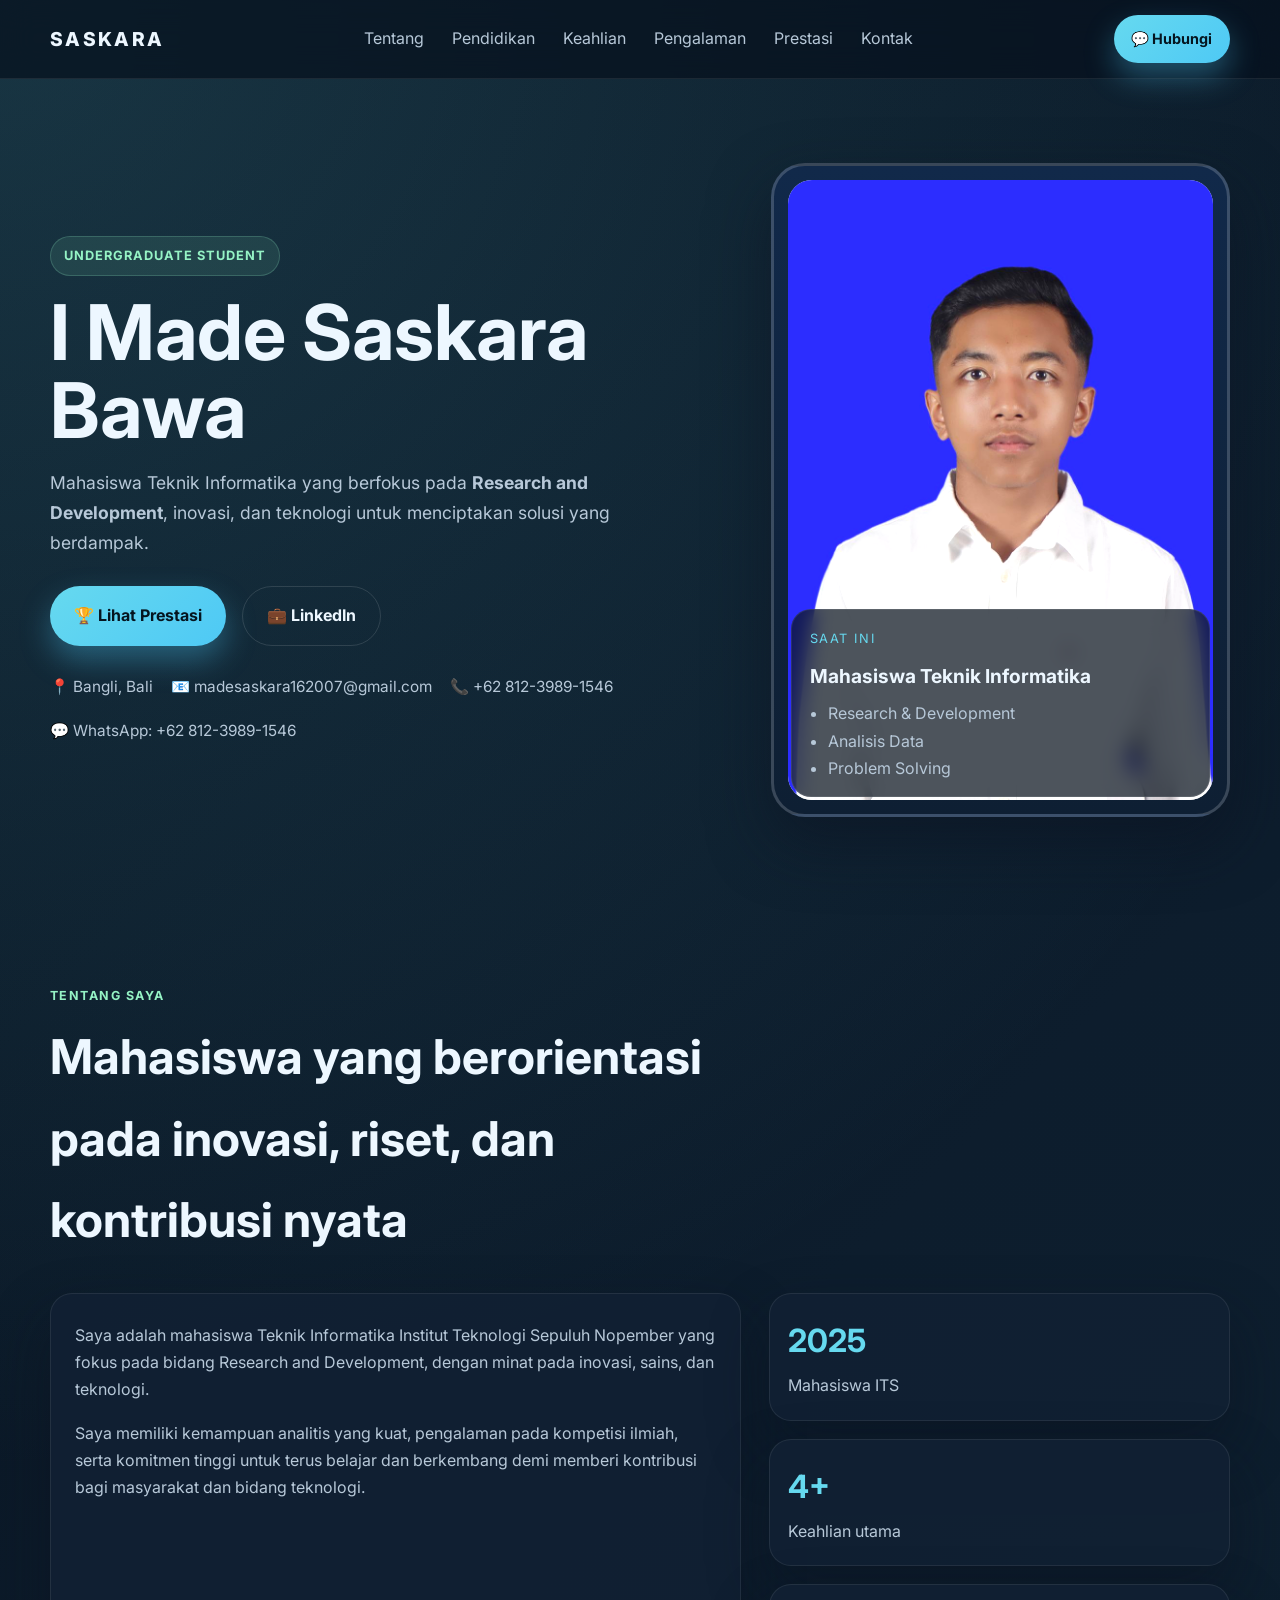
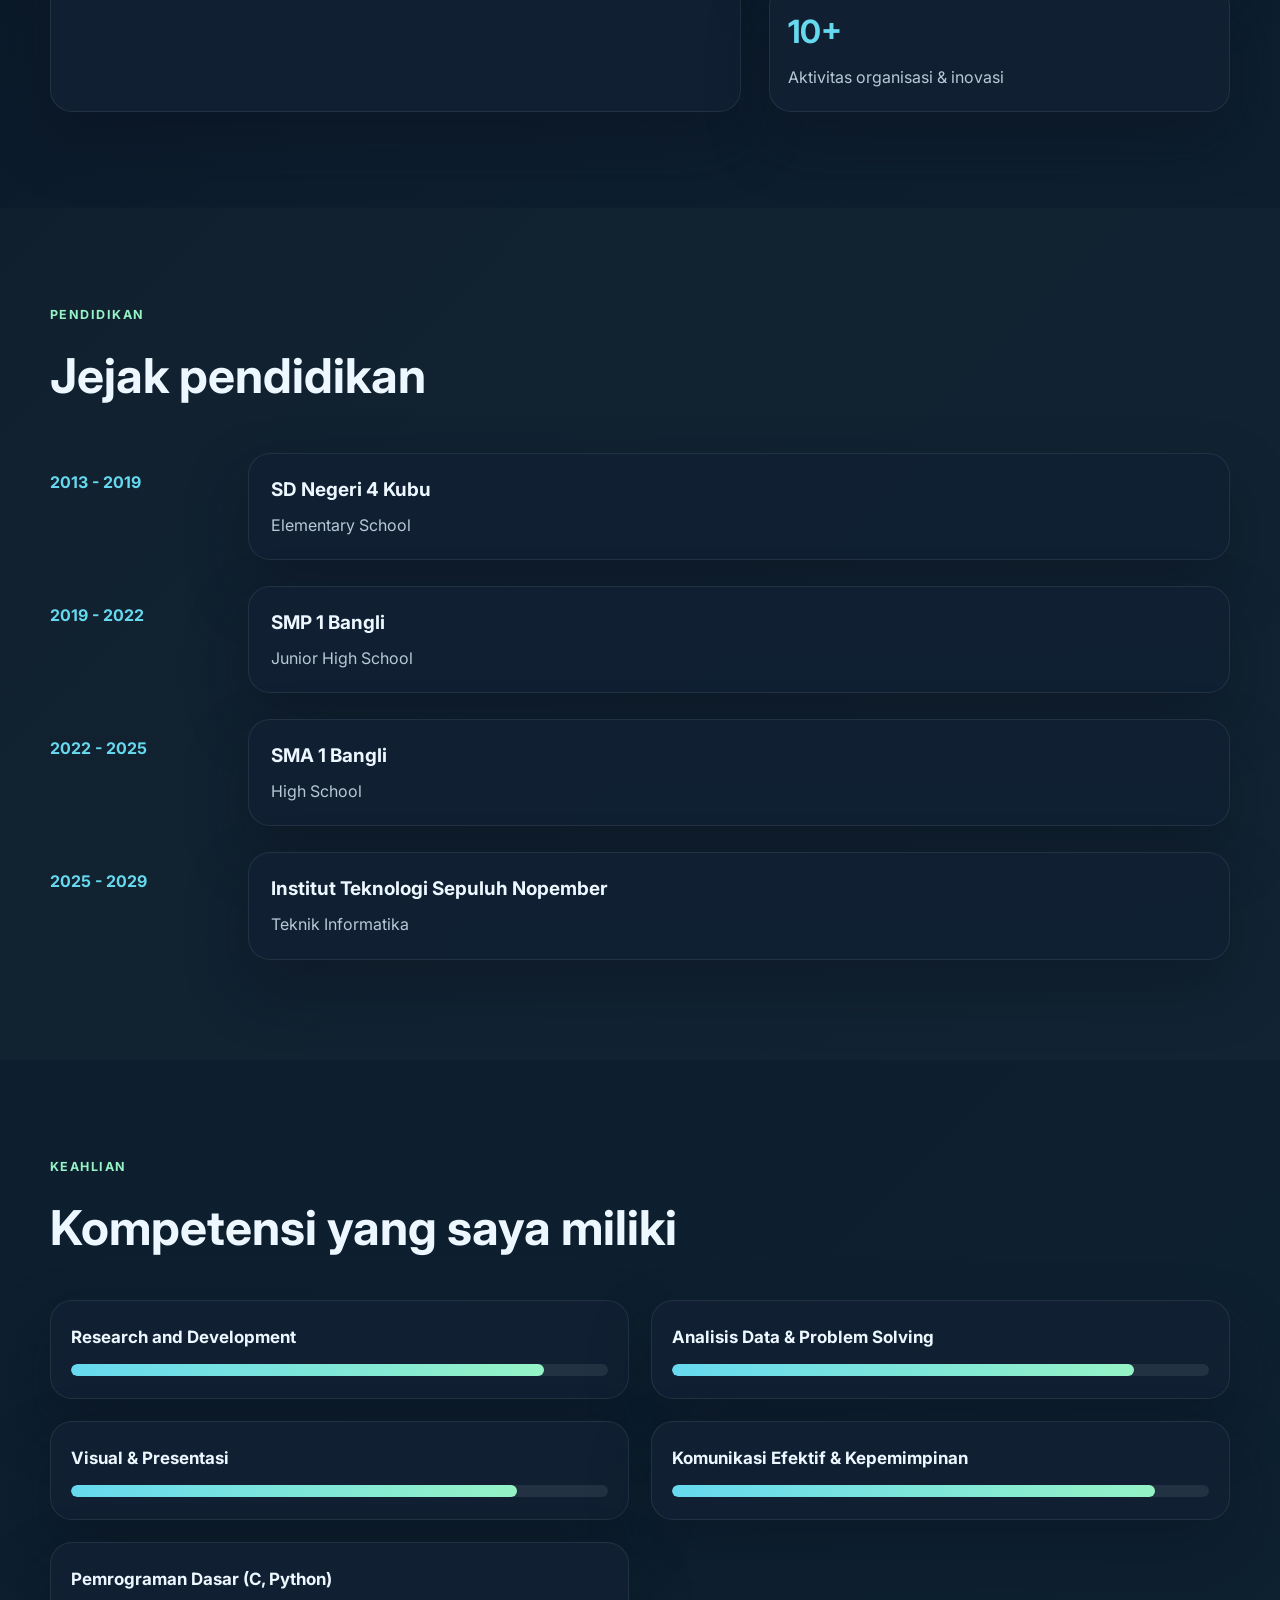
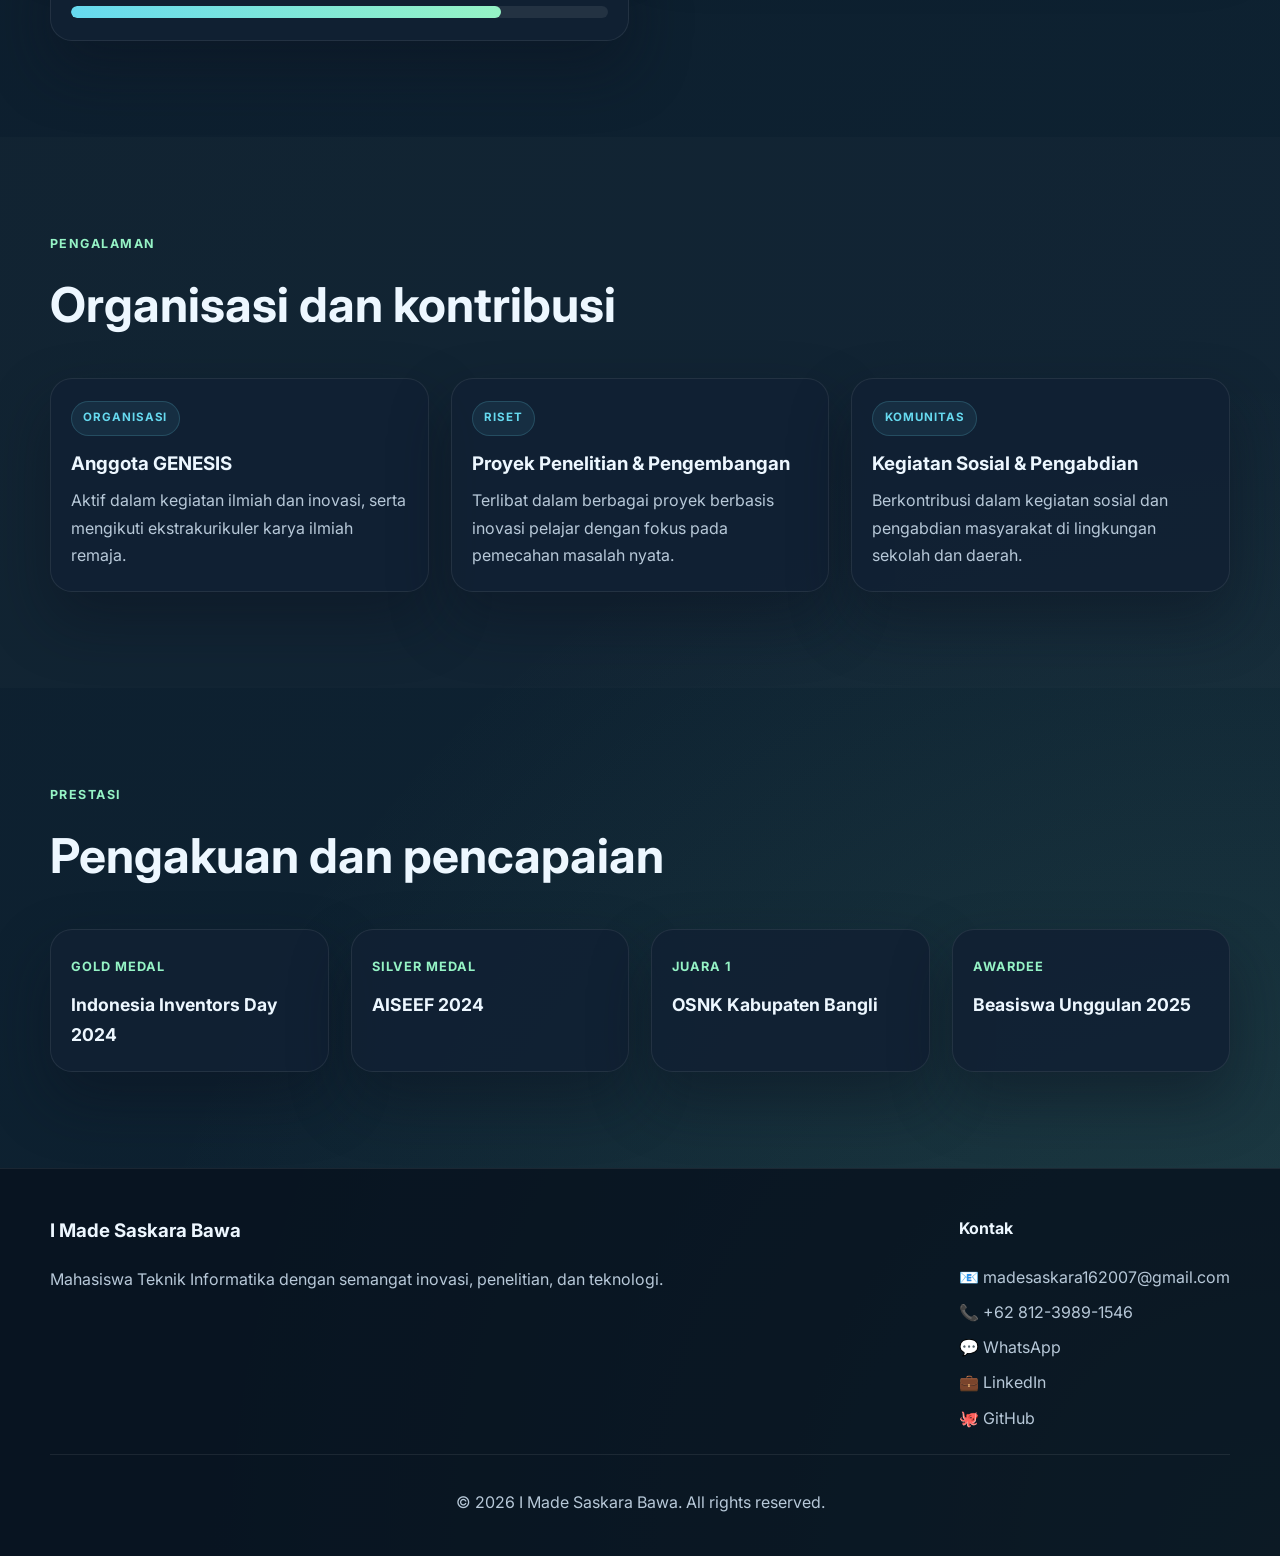
<file: index.html>
<!DOCTYPE html>
<html lang="id">
  <head>
    <meta charset="UTF-8" />
    <meta name="viewport" content="width=device-width, initial-scale=1.0" />
    <title>I Made Saskara Bawa | Portfolio</title>
    <meta
      name="description"
      content="Portfolio profesional I Made Saskara Bawa, mahasiswa Teknik Informatika dengan fokus pada inovasi, riset, dan teknologi."
    />
    <link rel="preconnect" href="https://fonts.googleapis.com" />
    <link rel="preconnect" href="https://fonts.gstatic.com" crossorigin />
    <link
      href="https://fonts.googleapis.com/css2?family=Inter:wght@400;500;600;700;800&display=swap"
      rel="stylesheet"
    />
    <link rel="stylesheet" href="style.css" />
  </head>
  <body>
    <header class="site-header">
      <nav class="container nav">
        <div class="brand">Saskara</div>
        <ul class="nav-links">
          <li><a href="#about">Tentang</a></li>
          <li><a href="#education">Pendidikan</a></li>
          <li><a href="#skills">Keahlian</a></li>
          <li><a href="#experience">Pengalaman</a></li>
          <li><a href="#achievement">Prestasi</a></li>
          <li><a href="#contact">Kontak</a></li>
        </ul>
        <a class="button button-small" href="https://wa.me/6281239891546?text=Halo%20Saskara%2C%20saya%20tertarik%20dengan%20profil%20Anda." target="_blank" rel="noreferrer">💬 Hubungi</a>
      </nav>
    </header>

    <main>
      <section class="hero">
        <div class="container hero-grid">
          <div class="hero-copy">
            <span class="tag">Undergraduate Student</span>
            <h1>I Made Saskara Bawa</h1>
            <p class="lead">
              Mahasiswa Teknik Informatika yang berfokus pada <strong>Research and Development</strong>,
              inovasi, dan teknologi untuk menciptakan solusi yang berdampak.
            </p>
            <div class="cta-group">
              <a class="button" href="#achievement">🏆 Lihat Prestasi</a>
              <a class="button button-secondary" href="https://www.linkedin.com/in/i-made-saskara-bawa-31a497378?utm_source=share_via&utm_content=profile&utm_medium=member_ios" target="_blank" rel="noreferrer">💼 LinkedIn</a>
            </div>
            <div class="mini-contact">
              <span>📍 Bangli, Bali</span>
              <span>📧 madesaskara162007@gmail.com</span>
              <span>📞 +62 812-3989-1546</span>
              <span>💬 WhatsApp: +62 812-3989-1546</span>
            </div>
          </div>

          <div class="profile-panel">
            <div class="photo-wrap">
              <img
                src="WhatsApp Image 2026-09-19 at 17.13.44.jpeg"
                alt="Potret I Made Saskara Bawa"
              />
            </div>
            <div class="profile-card">
              <p class="label">Saat ini</p>
              <h3>Mahasiswa Teknik Informatika</h3>
              <ul>
                <li>Research & Development</li>
                <li>Analisis Data</li>
                <li>Problem Solving</li>
              </ul>
            </div>
          </div>
        </div>
      </section>

      <section id="about" class="section">
        <div class="container">
          <div class="section-heading">
            <p class="eyebrow">Tentang Saya</p>
            <h2>Mahasiswa yang berorientasi pada inovasi, riset, dan kontribusi nyata</h2>
          </div>

          <div class="about-grid">
            <div class="glass-card">
              <p>
                Saya adalah mahasiswa Teknik Informatika Institut Teknologi Sepuluh Nopember yang fokus pada bidang
                Research and Development, dengan minat pada inovasi, sains, dan teknologi.
              </p>
              <p>
                Saya memiliki kemampuan analitis yang kuat, pengalaman pada kompetisi ilmiah, serta komitmen tinggi
                untuk terus belajar dan berkembang demi memberi kontribusi bagi masyarakat dan bidang teknologi.
              </p>
            </div>

            <div class="stats-grid">
              <div class="stat-card">
                <strong>2025</strong>
                <span>Mahasiswa ITS</span>
              </div>
              <div class="stat-card">
                <strong>4+</strong>
                <span>Keahlian utama</span>
              </div>
              <div class="stat-card">
                <strong>10+</strong>
                <span>Aktivitas organisasi & inovasi</span>
              </div>
            </div>
          </div>
        </div>
      </section>

      <section id="education" class="section alt">
        <div class="container">
          <div class="section-heading">
            <p class="eyebrow">Pendidikan</p>
            <h2>Jejak pendidikan</h2>
          </div>

          <div class="timeline">
            <div class="timeline-item">
              <span class="year">2013 - 2019</span>
              <div class="timeline-box">
                <h3>SD Negeri 4 Kubu</h3>
                <p>Elementary School</p>
              </div>
            </div>
            <div class="timeline-item">
              <span class="year">2019 - 2022</span>
              <div class="timeline-box">
                <h3>SMP 1 Bangli</h3>
                <p>Junior High School</p>
              </div>
            </div>
            <div class="timeline-item">
              <span class="year">2022 - 2025</span>
              <div class="timeline-box">
                <h3>SMA 1 Bangli</h3>
                <p>High School</p>
              </div>
            </div>
            <div class="timeline-item">
              <span class="year">2025 - 2029</span>
              <div class="timeline-box">
                <h3>Institut Teknologi Sepuluh Nopember</h3>
                <p>Teknik Informatika</p>
              </div>
            </div>
          </div>
        </div>
      </section>

      <section id="skills" class="section">
        <div class="container">
          <div class="section-heading">
            <p class="eyebrow">Keahlian</p>
            <h2>Kompetensi yang saya miliki</h2>
          </div>

          <div class="skills-grid">
            <div class="skill-card">
              <h3>Research and Development</h3>
              <div class="progress"><span style="width: 88%"></span></div>
            </div>
            <div class="skill-card">
              <h3>Analisis Data & Problem Solving</h3>
              <div class="progress"><span style="width: 86%"></span></div>
            </div>
            <div class="skill-card">
              <h3>Visual & Presentasi</h3>
              <div class="progress"><span style="width: 83%"></span></div>
            </div>
            <div class="skill-card">
              <h3>Komunikasi Efektif & Kepemimpinan</h3>
              <div class="progress"><span style="width: 90%"></span></div>
            </div>
            <div class="skill-card">
              <h3>Pemrograman Dasar (C, Python)</h3>
              <div class="progress"><span style="width: 80%"></span></div>
            </div>
          </div>
        </div>
      </section>

      <section id="experience" class="section alt">
        <div class="container">
          <div class="section-heading">
            <p class="eyebrow">Pengalaman</p>
            <h2>Organisasi dan kontribusi</h2>
          </div>

          <div class="experience-grid">
            <article class="exp-card">
              <span class="exp-tag">Organisasi</span>
              <h3>Anggota GENESIS</h3>
              <p>
                Aktif dalam kegiatan ilmiah dan inovasi, serta mengikuti ekstrakurikuler karya ilmiah remaja.
              </p>
            </article>
            <article class="exp-card">
              <span class="exp-tag">Riset</span>
              <h3>Proyek Penelitian & Pengembangan</h3>
              <p>
                Terlibat dalam berbagai proyek berbasis inovasi pelajar dengan fokus pada pemecahan masalah nyata.
              </p>
            </article>
            <article class="exp-card">
              <span class="exp-tag">Komunitas</span>
              <h3>Kegiatan Sosial & Pengabdian</h3>
              <p>
                Berkontribusi dalam kegiatan sosial dan pengabdian masyarakat di lingkungan sekolah dan daerah.
              </p>
            </article>
          </div>
        </div>
      </section>

      <section id="achievement" class="section">
        <div class="container">
          <div class="section-heading">
            <p class="eyebrow">Prestasi</p>
            <h2>Pengakuan dan pencapaian</h2>
          </div>

          <div class="achievement-grid">
            <div class="achievement-card">
              <span>Gold Medal</span>
              <h3>Indonesia Inventors Day 2024</h3>
            </div>
            <div class="achievement-card">
              <span>Silver Medal</span>
              <h3>AISEEF 2024</h3>
            </div>
            <div class="achievement-card">
              <span>Juara 1</span>
              <h3>OSNK Kabupaten Bangli</h3>
            </div>
            <div class="achievement-card">
              <span>Awardee</span>
              <h3>Beasiswa Unggulan 2025</h3>
            </div>
          </div>
        </div>
      </section>
    </main>

    <footer id="contact" class="site-footer">
      <div class="container footer-grid">
        <div>
          <h3>I Made Saskara Bawa</h3>
          <p>Mahasiswa Teknik Informatika dengan semangat inovasi, penelitian, dan teknologi.</p>
        </div>

        <div class="contact-box">
          <h4>Kontak</h4>
          <ul class="contact-list">
            <li><a href="mailto:madesaskara162007@gmail.com">📧 madesaskara162007@gmail.com</a></li>
            <li><a href="tel:+6281239891546">📞 +62 812-3989-1546</a></li>
            <li><a href="https://wa.me/6281239891546?text=Halo%20Saskara%2C%20saya%20tertarik%20dengan%20profil%20Anda." target="_blank" rel="noreferrer">💬 WhatsApp</a></li>
            <li><a href="https://www.linkedin.com/in/i-made-saskara-bawa-31a497378?utm_source=share_via&utm_content=profile&utm_medium=member_ios" target="_blank" rel="noreferrer">💼 LinkedIn</a></li>
            <li><a href="https://github.com/" target="_blank" rel="noreferrer">🐙 GitHub</a></li>
          </ul>
        </div>
      </div>

      <div class="container footer-bottom">
        <p>© <span id="year"></span> I Made Saskara Bawa. All rights reserved.</p>
      </div>
    </footer>

    <script src="script.js"></script>
  </body>
</html>
</file>
<file: style.css>
:root {
  --bg: #07111d;
  --bg-soft: #0d1a2a;
  --panel: rgba(15, 31, 48, 0.9);
  --panel-strong: #112942;
  --primary: #66d9ef;
  --primary-strong: #4ec9f5;
  --accent: #95f3c5;
  --text: #edf7ff;
  --muted: #b7c8d8;
  --line: rgba(255, 255, 255, 0.08);
  --shadow: 0 28px 60px rgba(10, 18, 32, 0.45);
}

* {
  box-sizing: border-box;
}

html {
  scroll-behavior: smooth;
}

body {
  margin: 0;
  font-family: "Inter", sans-serif;
  background:
    radial-gradient(circle at top left, rgba(102, 217, 239, 0.18), transparent 30%),
    radial-gradient(circle at bottom right, rgba(149, 243, 197, 0.14), transparent 24%),
    linear-gradient(135deg, #07111d 0%, #0d1d2d 35%, #0e2433 100%);
  color: var(--text);
  line-height: 1.7;
}

img {
  max-width: 100%;
  display: block;
}

a {
  color: inherit;
  text-decoration: none;
}

.container {
  width: min(1180px, calc(100% - 32px));
  margin: 0 auto;
}

.site-header {
  position: sticky;
  top: 0;
  z-index: 20;
  backdrop-filter: blur(16px);
  background: rgba(7, 17, 29, 0.7);
  border-bottom: 1px solid var(--line);
}

.nav {
  display: flex;
  align-items: center;
  justify-content: space-between;
  min-height: 78px;
}

.brand {
  font-size: 1.2rem;
  font-weight: 800;
  letter-spacing: 0.12em;
  text-transform: uppercase;
}

.nav-links {
  display: flex;
  list-style: none;
  gap: 28px;
  margin: 0;
  padding: 0;
  color: var(--muted);
}

.nav-links a {
  transition: color 0.2s ease;
}

.nav-links a:hover {
  color: var(--primary);
}

.button {
  display: inline-flex;
  align-items: center;
  justify-content: center;
  border-radius: 999px;
  padding: 0.95rem 1.5rem;
  background: linear-gradient(135deg, var(--primary), var(--primary-strong));
  color: #05151f;
  font-weight: 700;
  transition: transform 0.2s ease, box-shadow 0.2s ease;
  box-shadow: 0 14px 30px rgba(78, 201, 245, 0.35);
}

.button:hover {
  transform: translateY(-2px);
}

.button-small {
  padding: 0.72rem 1.1rem;
  font-size: 0.9rem;
}

.button-secondary {
  background: transparent;
  border: 1px solid rgba(255, 255, 255, 0.12);
  color: var(--text);
  box-shadow: none;
}

.hero {
  padding: 84px 0 72px;
}

.hero-grid {
  display: grid;
  grid-template-columns: 1.2fr 0.8fr;
  align-items: center;
  gap: 32px;
}

.tag {
  display: inline-block;
  margin-bottom: 18px;
  padding: 0.5rem 0.8rem;
  border-radius: 999px;
  background: rgba(149, 243, 197, 0.1);
  border: 1px solid rgba(149, 243, 197, 0.2);
  color: var(--accent);
  font-size: 0.8rem;
  font-weight: 700;
  letter-spacing: 0.08em;
  text-transform: uppercase;
}

.hero-copy h1 {
  margin: 0;
  font-size: clamp(2.8rem, 6vw, 5rem);
  line-height: 1.02;
}

.lead {
  max-width: 620px;
  margin-top: 18px;
  font-size: 1.1rem;
  color: var(--muted);
}

.cta-group {
  display: flex;
  flex-wrap: wrap;
  gap: 16px;
  margin-top: 28px;
}

.mini-contact {
  display: flex;
  flex-wrap: wrap;
  gap: 18px;
  margin-top: 28px;
  color: var(--muted);
  font-size: 0.96rem;
}

.contact-list {
  list-style: none;
  margin: 0;
  padding: 0;
  display: grid;
  gap: 10px;
}

.contact-list a {
  display: inline-flex;
  align-items: center;
  gap: 8px;
  color: var(--muted);
  transition: color 0.2s ease;
}

.contact-list a:hover {
  color: var(--primary);
}

.profile-panel {
  position: relative;
}

.photo-wrap {
  position: relative;
  border-radius: 34px;
  overflow: hidden;
  border: 3px solid rgba(255, 255, 255, 0.18);
  box-shadow: 0 26px 60px rgba(12, 20, 35, 0.6);
  background: linear-gradient(180deg, #11294a 0%, #0e1f33 100%);
  padding: 14px;
}

.photo-wrap img {
  width: 100%;
  height: 620px;
  object-fit: cover;
  object-position: center top;
  border-radius: 24px;
  filter: saturate(1.05) contrast(1.08) brightness(1.02);
  background: #dfeaf6;
}

.profile-card {
  position: absolute;
  left: 20px;
  right: 20px;
  bottom: 20px;
  padding: 18px 18px 14px;
  border-radius: 20px;
  background: rgba(9, 18, 30, 0.72);
  border: 1px solid rgba(255, 255, 255, 0.09);
  backdrop-filter: blur(10px);
}

.label {
  margin: 0;
  color: var(--primary);
  font-size: 0.8rem;
  letter-spacing: 0.12em;
  text-transform: uppercase;
}

.profile-card h3 {
  margin: 10px 0 8px;
  font-size: 1.2rem;
}

.profile-card ul {
  margin: 0;
  padding-left: 18px;
  color: var(--muted);
}

.section {
  padding: 96px 0;
}

.alt {
  background: rgba(255, 255, 255, 0.015);
}

.section-heading {
  margin-bottom: 32px;
}

.eyebrow {
  margin: 0 0 10px;
  color: var(--accent);
  text-transform: uppercase;
  letter-spacing: 0.12em;
  font-size: 0.78rem;
  font-weight: 700;
}

.section-heading h2 {
  margin: 0;
  max-width: 720px;
  font-size: clamp(2rem, 4vw, 3rem);
}

.about-grid {
  display: grid;
  grid-template-columns: 1.2fr 0.8fr;
  gap: 28px;
}

.glass-card,
.stat-card,
.skill-card,
.exp-card,
.achievement-card,
.timeline-box {
  background: rgba(17, 33, 51, 0.9);
  border: 1px solid var(--line);
  border-radius: 22px;
  box-shadow: var(--shadow);
}

.glass-card {
  padding: 28px 24px;
  color: var(--muted);
}

.glass-card p {
  margin: 0 0 16px;
}

.glass-card p:last-child {
  margin-bottom: 0;
}

.stats-grid {
  display: grid;
  gap: 18px;
}

.stat-card {
  padding: 20px 18px;
}

.stat-card strong {
  display: block;
  margin-bottom: 4px;
  font-size: 2rem;
  color: var(--primary);
}

.stat-card span {
  color: var(--muted);
}

.timeline {
  display: grid;
  gap: 18px;
}

.timeline-item {
  display: grid;
  grid-template-columns: 180px 1fr;
  gap: 18px;
  align-items: stretch;
  padding: 4px 0;
}

.year {
  color: var(--primary);
  font-weight: 700;
  padding-top: 16px;
}

.timeline-box {
  padding: 20px 22px;
}

.timeline-box h3 {
  margin: 0 0 6px;
  font-size: 1.18rem;
}

.timeline-box p {
  margin: 0;
  color: var(--muted);
}

.skills-grid {
  display: grid;
  grid-template-columns: repeat(2, minmax(0, 1fr));
  gap: 22px;
}

.skill-card {
  padding: 22px 20px;
}

.skill-card h3 {
  margin: 0 0 12px;
  font-size: 1.06rem;
}

.progress {
  overflow: hidden;
  height: 12px;
  border-radius: 999px;
  background: rgba(255, 255, 255, 0.08);
}

.progress span {
  display: block;
  height: 100%;
  border-radius: inherit;
  background: linear-gradient(90deg, var(--primary), var(--accent));
}

.experience-grid {
  display: grid;
  grid-template-columns: repeat(3, minmax(0, 1fr));
  gap: 22px;
}

.exp-card {
  padding: 22px 20px;
}

.exp-tag {
  display: inline-block;
  margin-bottom: 12px;
  padding: 0.42rem 0.7rem;
  border-radius: 999px;
  background: rgba(102, 217, 239, 0.08);
  border: 1px solid rgba(102, 217, 239, 0.18);
  color: var(--primary);
  font-size: 0.72rem;
  letter-spacing: 0.08em;
  text-transform: uppercase;
  font-weight: 700;
}

.exp-card h3 {
  margin: 0 0 8px;
}

.exp-card p {
  margin: 0;
  color: var(--muted);
}

.achievement-grid {
  display: grid;
  grid-template-columns: repeat(4, minmax(0, 1fr));
  gap: 22px;
}

.achievement-card {
  padding: 22px 20px;
}

.achievement-card span {
  display: inline-block;
  margin-bottom: 12px;
  color: var(--accent);
  font-size: 0.8rem;
  font-weight: 700;
  letter-spacing: 0.08em;
  text-transform: uppercase;
}

.achievement-card h3 {
  margin: 0;
  font-size: 1.1rem;
}

.site-footer {
  padding: 46px 0 24px;
  border-top: 1px solid var(--line);
  background: rgba(7, 17, 29, 0.8);
}

.footer-grid {
  display: flex;
  justify-content: space-between;
  gap: 28px;
  flex-wrap: wrap;
}

.site-footer h3,
.site-footer h4 {
  margin-top: 0;
}

.site-footer p,
.site-footer li {
  color: var(--muted);
}

.contact-box ul {
  list-style: none;
  margin: 0;
  padding: 0;
  display: grid;
  gap: 8px;
}

.footer-bottom {
  margin-top: 22px;
  padding-top: 18px;
  text-align: center;
  border-top: 1px solid var(--line);
  color: var(--muted);
}

@media (max-width: 900px) {
  .hero-grid,
  .about-grid,
  .skills-grid,
  .experience-grid,
  .achievement-grid {
    grid-template-columns: 1fr;
  }

  .photo-wrap img {
    height: 520px;
  }
}

@media (max-width: 680px) {
  .nav {
    flex-wrap: wrap;
    justify-content: center;
    gap: 12px;
    padding: 14px 0;
  }

  .nav-links {
    flex-wrap: wrap;
    justify-content: center;
    gap: 12px 18px;
    font-size: 0.92rem;
  }

  .timeline-item {
    grid-template-columns: 1fr;
    gap: 10px;
  }

  .year {
    padding-top: 0;
  }

  .mini-contact {
    flex-direction: column;
    gap: 8px;
  }
}
</file>
